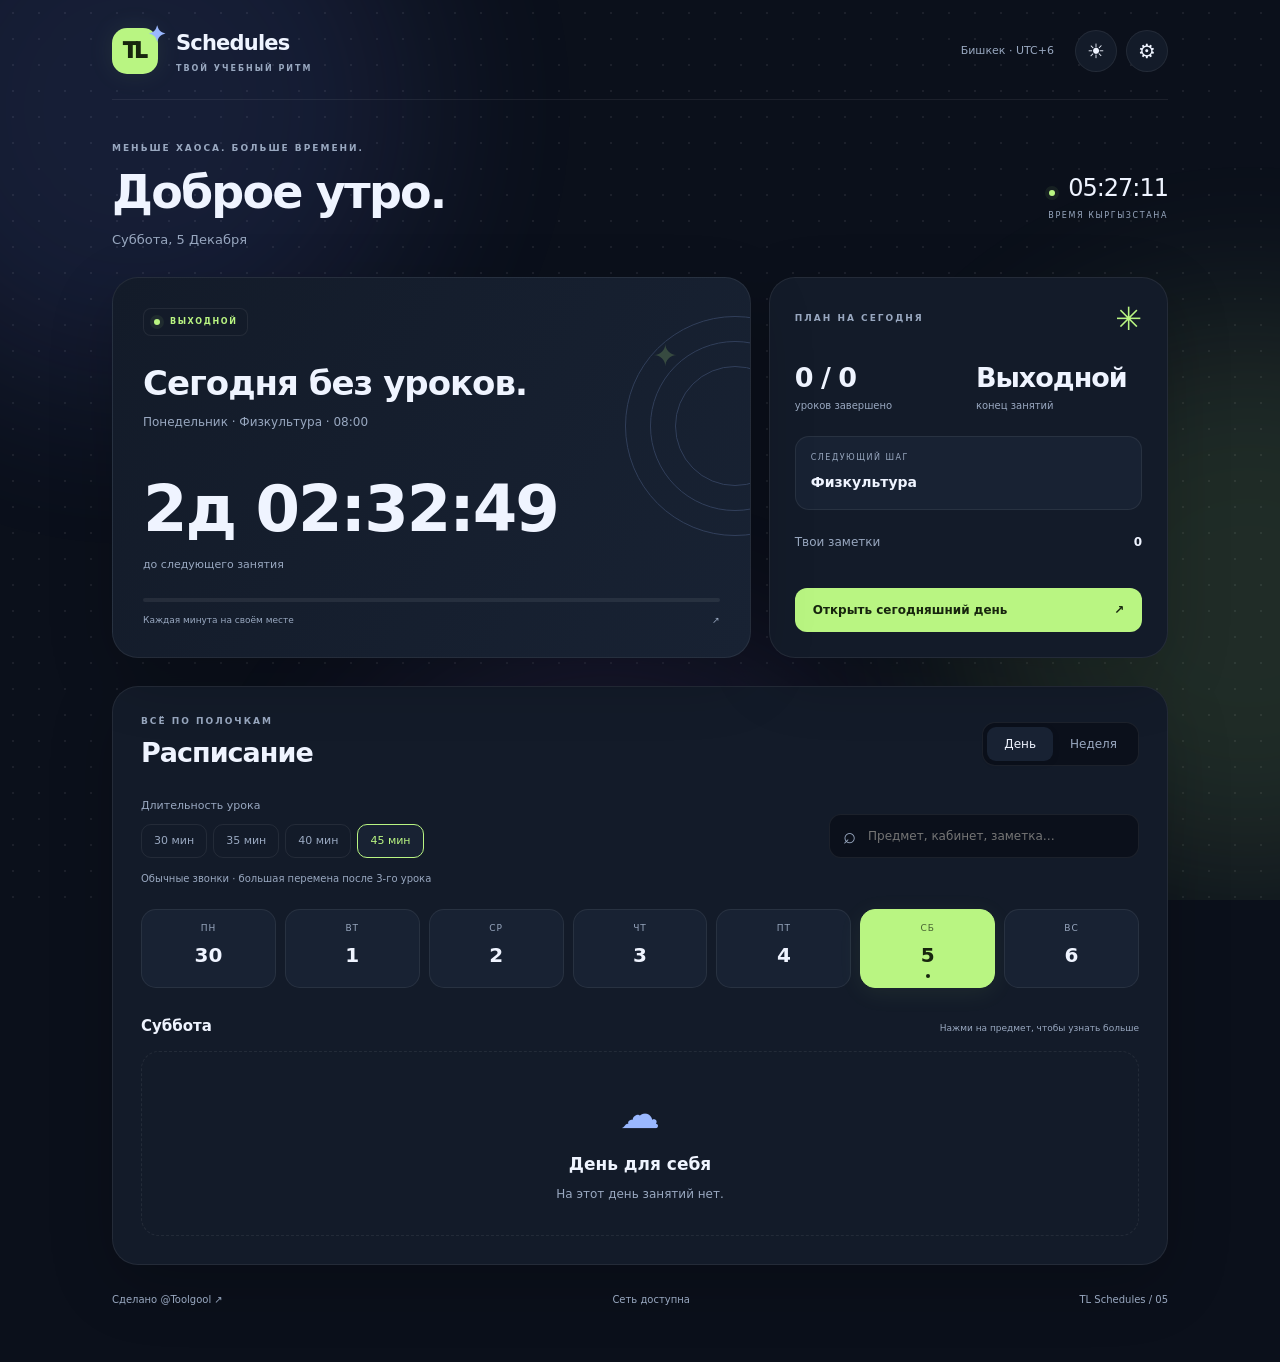
<file: index.html>
<!doctype html>
<html lang="ru" data-theme="dark">
<head>
  <meta charset="utf-8">
  <meta name="viewport" content="width=device-width,initial-scale=1,viewport-fit=cover">
  <meta name="theme-color" content="#0b101b">
  <meta name="description" content="TL Schedules: расписание, звонки, преподаватели и личные заметки.">
  <title>TL Schedules · Твой учебный ритм</title>

  <link rel="stylesheet" href="style.css?v=5">
  <script src="data.js?v=5" defer></script>
  <script src="script.js?v=5" defer></script>
</head>
<body>
  <a class="skip" href="#planner">К расписанию</a>

  <div class="ambient" aria-hidden="true">
    <i></i><i></i><i></i>
  </div>

  <div class="shell">
    <header class="topbar">
      <a class="brand" href="#">
        <span class="logo">TL<span>✦</span></span>
        <span>
          Schedules
          <small>ТВОЙ УЧЕБНЫЙ РИТМ</small>
        </span>
      </a>

      <div class="top-actions">
        <span class="timezone">Бишкек · UTC+6</span>
        <button class="icon" id="themeBtn" aria-label="Переключить тему">☀</button>
        <button class="icon" id="settingsBtn" aria-label="Настройки">⚙</button>
      </div>
    </header>

    <main>
      <div class="intro">
        <div>
          <div class="eyebrow">МЕНЬШЕ ХАОСА. БОЛЬШЕ ВРЕМЕНИ.</div>
          <h1 id="greeting">Твой день.</h1>
          <p id="date"></p>
        </div>

        <div class="clock-box">
          <span class="pulse"></span>
          <time id="liveClock">00:00:00</time>
          <small>ВРЕМЯ КЫРГЫЗСТАНА</small>
        </div>
      </div>

      <section class="dashboard" aria-label="Сейчас и далее">
        <article class="hero">
          <div class="hero-art" aria-hidden="true">
            <i></i><i></i><i></i><span>✦</span>
          </div>

          <div class="badge">
            <span class="pulse"></span>
            <span id="status">ТВОЁ РАСПИСАНИЕ</span>
          </div>

          <h2 id="heroTitle">Загружаем день…</h2>
          <p id="heroSub"></p>

          <div class="timer" id="timer">00:00:00</div>
          <div class="timer-label" id="timerLabel">до следующего занятия</div>

          <div class="progress-track">
            <div id="progress"></div>
          </div>

          <div class="hero-bottom">
            <span>Каждая минута на своём месте</span>
            <span>↗</span>
          </div>
        </article>

        <aside class="overview">
          <div class="overview-top">
            <span class="eyebrow">ПЛАН НА СЕГОДНЯ</span>
            <span class="spark">✳</span>
          </div>

          <div class="metrics">
            <div>
              <strong id="completed">0 / 0</strong>
              <span>уроков завершено</span>
            </div>
            <div>
              <strong id="finish">—</strong>
              <span>конец занятий</span>
            </div>
          </div>

          <div class="next">
            <span>СЛЕДУЮЩИЙ ШАГ</span>
            <strong id="nextLesson">—</strong>
          </div>

          <div class="notes-stat">
            <span>Твои заметки</span>
            <b id="noteCount">0</b>
          </div>

          <button class="primary wide" id="todayBtn">
            Открыть сегодняшний день <span>↗</span>
          </button>
        </aside>
      </section>

      <section class="planner" id="planner">
        <div class="section-heading">
          <div>
            <div class="eyebrow">ВСЁ ПО ПОЛОЧКАМ</div>
            <h2>Расписание</h2>
          </div>

          <div class="segmented">
            <button class="active" data-view="day" aria-pressed="true">День</button>
            <button data-view="week" aria-pressed="false">Неделя</button>
          </div>
        </div>

        <div class="toolbar">
          <div>
            <span class="field-label">Длительность урока</span>

            <div class="durations" id="durations">
              <button data-duration="30">30 мин</button>
              <button data-duration="35">35 мин</button>
              <button data-duration="40">40 мин</button>
              <button data-duration="45">45 мин</button>
            </div>
          </div>

          <label class="search">
            <span>⌕</span>
            <input
              id="search"
              type="search"
              placeholder="Предмет, кабинет, заметка…"
              aria-label="Поиск по выбранному дню или неделе"
            >
          </label>
        </div>

        <p class="hint" id="durationHint"></p>
        <div class="days" id="days" aria-label="Выбор дня"></div>

        <div class="schedule-heading">
          <h3 id="scheduleTitle">Сегодня</h3>
          <span>Нажми на предмет, чтобы узнать больше</span>
        </div>

        <div id="schedule"></div>
      </section>
    </main>

    <footer>
      <a href="https://t.me/Toolgool" target="_blank" rel="noopener noreferrer">
        Сделано @Toolgool ↗
      </a>
      <span id="network"></span>
      <span>TL Schedules / 05</span>
    </footer>
  </div>

  <dialog id="noteDialog" aria-labelledby="noteTitle">
    <div class="dialog-head">
      <span class="eyebrow">ЛИЧНЫЕ ЗАПИСИ</span>
      <button class="icon" data-close aria-label="Закрыть">×</button>
    </div>

    <h2 id="noteTitle">Заметка</h2>
    <p id="noteCaption"></p>

    <label for="noteText" class="field-label">
      Домашнее задание или напоминание
    </label>

    <textarea
      id="noteText"
      rows="6"
      maxlength="10000"
      placeholder="Что нужно не забыть…"
    ></textarea>

    <p class="hint">Чтобы удалить заметку, очисти поле и сохрани.</p>

    <div class="dialog-actions">
      <button class="secondary" data-close>Отмена</button>
      <button class="primary" id="saveNote">Сохранить</button>
    </div>
  </dialog>

  <dialog id="teacherDialog" aria-labelledby="teacherTitle">
    <div class="dialog-head">
      <span class="eyebrow">О ПРЕДМЕТЕ</span>
      <button class="icon" data-close aria-label="Закрыть">×</button>
    </div>

    <h2 id="teacherTitle"></h2>
    <p id="teacherName"></p>
    <div class="info-line" id="teacherRoom"></div>
    <div class="info-line" id="teacherPhone"></div>
    <div class="dialog-actions" id="teacherLinks"></div>
  </dialog>

  <dialog id="settingsDialog" aria-label="Настройки">
    <div class="dialog-head">
      <span class="eyebrow">ПОД СЕБЯ</span>
      <button class="icon" data-close aria-label="Закрыть">×</button>
    </div>

    <h2>Маленькие настройки</h2>

    <label class="setting">
      <span>
        <strong>Лёгкий режим</strong>
        <small>Отключает движение и размытие фона</small>
      </span>
      <input id="lowMotion" type="checkbox">
    </label>

    <div class="setting">
      <span>
        <strong>Расписание с заметками</strong>
        <small>Скачать текстовый файл</small>
      </span>
      <button class="secondary" id="exportBtn">Скачать</button>
    </div>

    <div class="setting">
      <span>
        <strong>Вся неделя на бумаге</strong>
        <small>Печать или сохранение в PDF</small>
      </span>
      <button class="secondary" id="printBtn">Печать</button>
    </div>

    <p class="hint">
      Время всегда указано по Кыргызстану.
      Заметки и настройки хранятся только в этом браузере.
      Для повторного открытия сайта требуется интернет.
    </p>
  </dialog>

  <div class="toast" id="toast" role="status"></div>

  <noscript>
    <p class="noscript">Включи JavaScript в браузере, чтобы увидеть расписание.</p>
  </noscript>
</body>
</html>
</file>
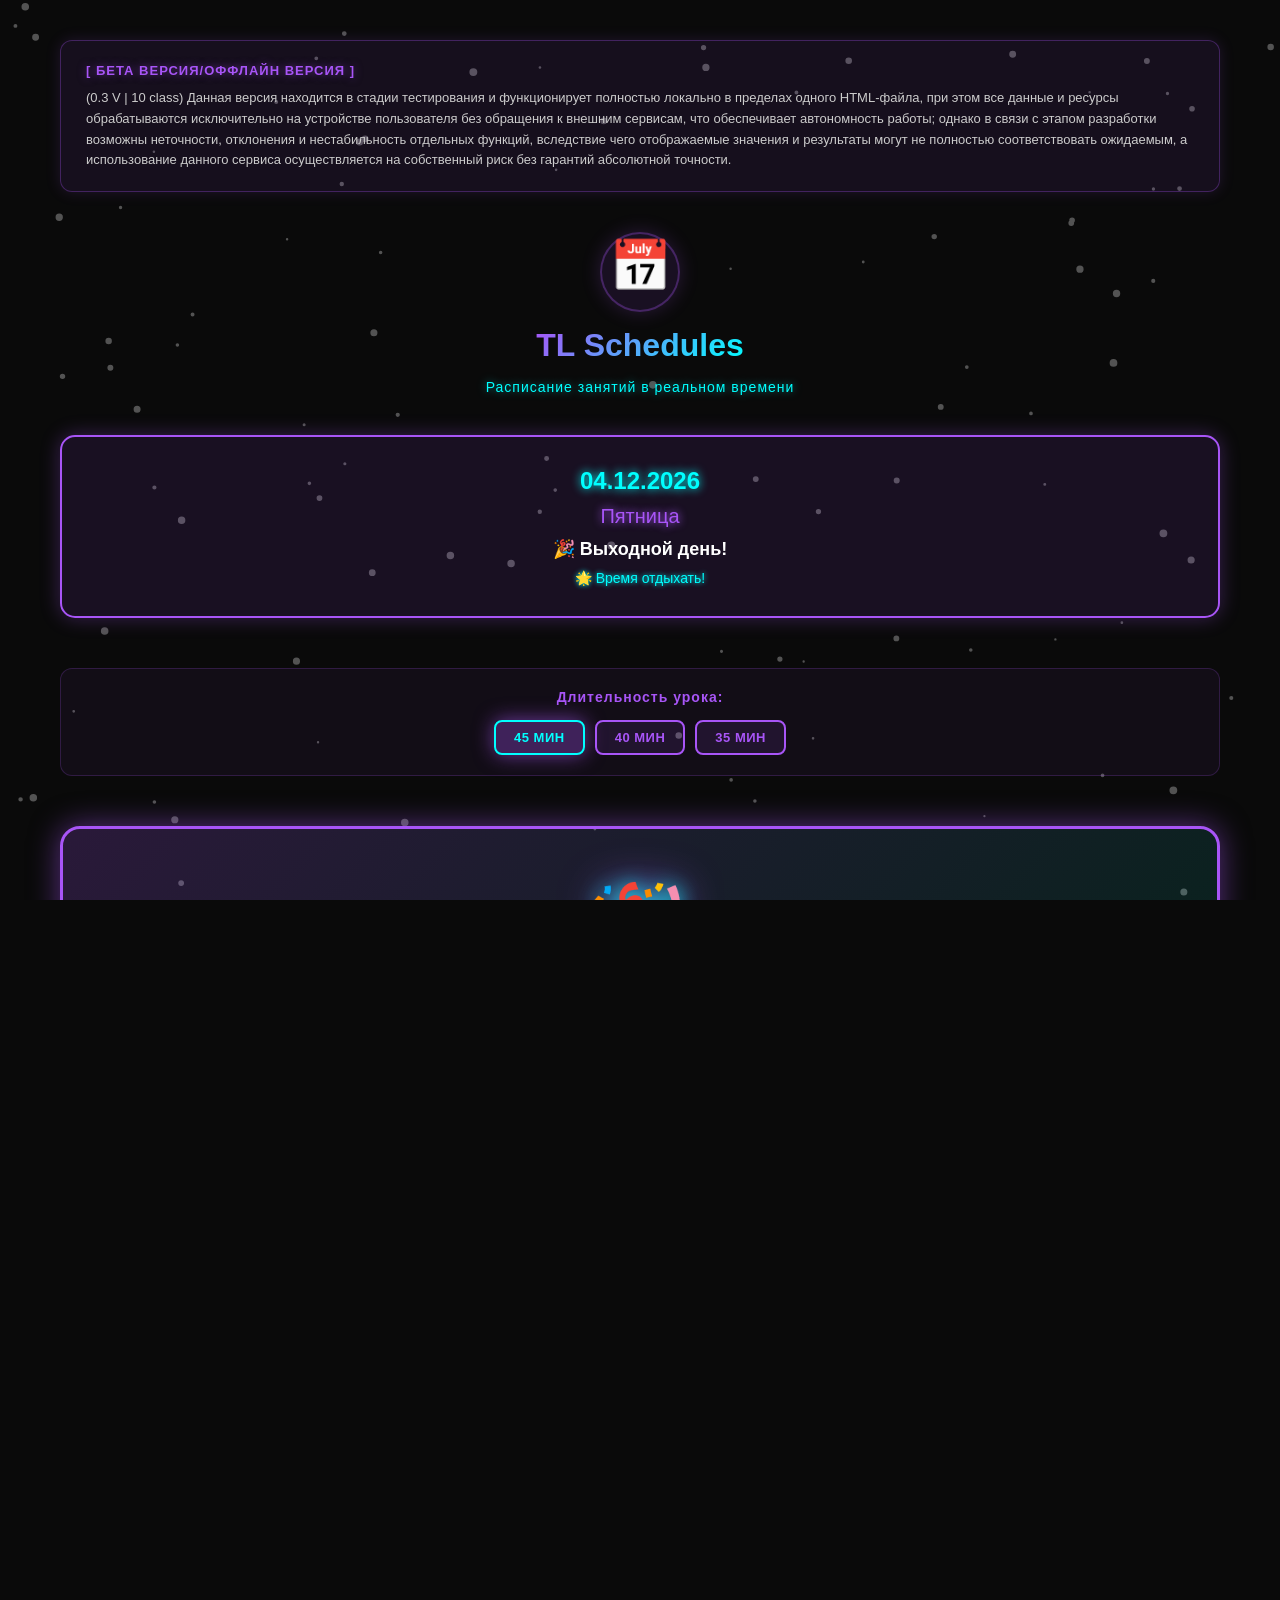
<file: download/offline.html>
<!DOCTYPE html>
<html lang="ru">
<head>
    <meta charset="UTF-8">
    <meta name="viewport" content="width=device-width, initial-scale=1.0">
    <meta name="theme-color" content="#a855f7">
    <meta name="description" content="TL Schedules - Расписание уроков в реальном времени (Оффлайн версия)">
    <title>TL Schedules - Расписание Уроков (Оффлайн)</title>
    
    <style>
* {
    margin: 0;
    padding: 0;
    box-sizing: border-box;
}

html, body {
    width: 100%;
    height: 100%;
    background: #0a0a0a;
    font-family: 'Arial', sans-serif;
    color: white;
    overflow-x: hidden;
}

#snowCanvas {
    position: fixed;
    top: 0;
    left: 0;
    width: 100%;
    height: 100%;
    pointer-events: none;
    z-index: 1;
}

.container {
    position: relative;
    z-index: 2;
    max-width: 1200px;
    margin: 0 auto;
    padding: 40px 20px;
}

.beta-info-block {
    background: rgba(168, 85, 247, 0.08);
    border: 1px solid rgba(168, 85, 247, 0.3);
    border-radius: 12px;
    padding: 20px 25px;
    margin-bottom: 40px;
    box-shadow: 0 0 15px rgba(168, 85, 247, 0.15);
}

.beta-badge {
    display: inline-block;
    font-weight: bold;
    color: #a855f7;
    font-size: 13px;
    letter-spacing: 1px;
    text-shadow: 0 0 8px rgba(168, 85, 247, 0.5);
    margin-bottom: 10px;
}

.beta-description {
    font-size: 13px;
    color: #ccc;
    line-height: 1.6;
    font-weight: 400;
}

.project-header {
    text-align: center;
    margin-bottom: 40px;
    display: flex;
    flex-direction: column;
    align-items: center;
    gap: 15px;
}

.logo-container {
    width: 80px;
    height: 80px;
    display: flex;
    align-items: center;
    justify-content: center;
    border-radius: 50%;
    background: rgba(168, 85, 247, 0.1);
    border: 2px solid rgba(168, 85, 247, 0.3);
    box-shadow: 0 0 20px rgba(168, 85, 247, 0.2);
    animation: logoGlow 3s ease-in-out infinite;
}

.project-logo {
    width: 70px;
    height: 70px;
    font-size: 50px;
}

@keyframes logoGlow {
    0%, 100% {
        box-shadow: 0 0 20px rgba(168, 85, 247, 0.2);
    }
    50% {
        box-shadow: 0 0 40px rgba(168, 85, 247, 0.4);
    }
}

.project-title {
    font-size: 32px;
    font-weight: bold;
    background: linear-gradient(135deg, #a855f7 0%, #00ffff 100%);
    -webkit-background-clip: text;
    -webkit-text-fill-color: transparent;
    background-clip: text;
    margin: 0;
}

.project-subtitle {
    font-size: 14px;
    color: #00ffff;
    text-shadow: 0 0 8px rgba(0, 255, 255, 0.5);
    letter-spacing: 1px;
    margin: 0;
}

.info-section {
    text-align: center;
    margin-bottom: 50px;
    padding: 30px;
    background: rgba(168, 85, 247, 0.1);
    border: 2px solid #a855f7;
    border-radius: 15px;
    box-shadow: 0 0 20px rgba(168, 85, 247, 0.3);
}

.current-date {
    font-size: 24px;
    font-weight: bold;
    color: #00ffff;
    text-shadow: 0 0 10px #00ffff;
}

.current-day {
    font-size: 20px;
    color: #a855f7;
    text-shadow: 0 0 8px #a855f7;
    margin: 10px 0;
}

.current-lesson {
    font-size: 18px;
    color: #fff;
    font-weight: 600;
    margin: 10px 0;
}

.lesson-status {
    font-size: 14px;
    color: #00ffff;
    text-shadow: 0 0 5px #00ffff;
    margin-top: 5px;
}

.duration-control {
    text-align: center;
    margin-bottom: 50px;
    padding: 20px;
    background: rgba(168, 85, 247, 0.05);
    border: 1px solid rgba(168, 85, 247, 0.2);
    border-radius: 12px;
}

.duration-label {
    font-size: 14px;
    color: #a855f7;
    margin-bottom: 15px;
    font-weight: 600;
    letter-spacing: 1px;
}

.duration-buttons {
    display: flex;
    gap: 10px;
    justify-content: center;
    flex-wrap: wrap;
}

.duration-btn {
    padding: 8px 18px;
    border: 2px solid #a855f7;
    border-radius: 8px;
    background: rgba(168, 85, 247, 0.1);
    color: #a855f7;
    font-size: 13px;
    font-weight: 700;
    cursor: pointer;
    transition: all 0.3s ease;
    text-transform: uppercase;
    letter-spacing: 0.5px;
}

.duration-btn:hover {
    transform: translateY(-2px);
    box-shadow: 0 0 15px rgba(168, 85, 247, 0.5);
    border-color: #00ffff;
    color: #00ffff;
}

.duration-btn.active {
    background: rgba(168, 85, 247, 0.3);
    border-color: #00ffff;
    color: #00ffff;
    box-shadow: 0 0 20px rgba(168, 85, 247, 0.6);
}

.timer-section {
    text-align: center;
    margin-bottom: 60px;
}

.timer-display {
    padding: 50px;
    background: linear-gradient(135deg, rgba(168, 85, 247, 0.2), rgba(0, 255, 200, 0.1));
    border: 3px solid #a855f7;
    border-radius: 20px;
    margin-bottom: 15px;
    box-shadow: 0 0 30px rgba(168, 85, 247, 0.5);
}

.timer-value {
    font-size: 80px;
    font-weight: bold;
    color: #00ffff;
    text-shadow: 0 0 20px #00ffff, 0 0 40px #a855f7;
    font-family: 'Courier New', monospace;
    letter-spacing: 5px;
    animation: timerGlow 2s ease-in-out infinite;
}

@keyframes timerGlow {
    0%, 100% {
        text-shadow: 0 0 20px #00ffff, 0 0 40px #a855f7;
    }
    50% {
        text-shadow: 0 0 30px #00ffff, 0 0 60px #a855f7;
    }
}

.timer-label {
    font-size: 18px;
    color: #a855f7;
    text-shadow: 0 0 10px #a855f7;
}

.schedule-section {
    margin-bottom: 60px;
    background: rgba(168, 85, 247, 0.05);
    padding: 30px;
    border-radius: 15px;
    border: 2px solid rgba(168, 85, 247, 0.3);
}

.schedule-section h2 {
    color: #00ffff;
    margin-bottom: 25px;
    font-size: 24px;
    text-shadow: 0 0 10px #00ffff;
}

.schedule-list {
    display: grid;
    grid-template-columns: repeat(auto-fit, minmax(250px, 1fr));
    gap: 15px;
}

.schedule-item {
    background: linear-gradient(135deg, rgba(168, 85, 247, 0.2), rgba(0, 255, 200, 0.05));
    border: 2px solid #a855f7;
    border-radius: 10px;
    padding: 20px;
    transition: all 0.3s ease;
    box-shadow: 0 0 15px rgba(168, 85, 247, 0.2);
}

.schedule-item:hover {
    transform: translateY(-5px);
    box-shadow: 0 0 25px rgba(168, 85, 247, 0.5);
}

.schedule-item.active {
    background: linear-gradient(135deg, rgba(0, 255, 200, 0.3), rgba(168, 85, 247, 0.2));
    border-color: #00ffff;
    box-shadow: 0 0 30px rgba(0, 255, 200, 0.6);
}

.schedule-item.finished {
    opacity: 0.5;
}

.lesson-number {
    font-size: 14px;
    color: #a855f7;
    margin-bottom: 5px;
    font-weight: bold;
}

.lesson-name {
    font-size: 18px;
    color: #fff;
    margin-bottom: 10px;
    font-weight: 600;
}

.lesson-time {
    font-size: 14px;
    color: #00ffff;
    text-shadow: 0 0 5px #00ffff;
    margin-bottom: 15px;
}

.note-controls {
    display: flex;
    gap: 8px;
    justify-content: flex-end;
}

.note-view-btn, .note-edit-btn, .note-delete-btn {
    background: none;
    border: none;
    font-size: 18px;
    cursor: pointer;
    transition: all 0.3s ease;
    padding: 5px 10px;
    border-radius: 5px;
}

.note-view-btn:hover {
    background: rgba(0, 255, 255, 0.2);
    transform: scale(1.1);
}

.note-edit-btn:hover {
    background: rgba(255, 170, 0, 0.2);
    transform: scale(1.1);
}

.note-delete-btn:hover {
    background: rgba(255, 107, 107, 0.2);
    transform: scale(1.1);
}

.full-schedule-section {
    background: rgba(168, 85, 247, 0.05);
    padding: 30px;
    border-radius: 15px;
    border: 2px solid rgba(168, 85, 247, 0.3);
    margin-bottom: 60px;
}

.full-schedule-section h2 {
    color: #00ffff;
    margin-bottom: 25px;
    font-size: 24px;
    text-shadow: 0 0 10px #00ffff;
}

.week-schedule {
    display: grid;
    grid-template-columns: repeat(auto-fit, minmax(280px, 1fr));
    gap: 20px;
}

.day-schedule {
    background: linear-gradient(135deg, rgba(168, 85, 247, 0.15), rgba(0, 255, 200, 0.05));
    border: 2px solid #a855f7;
    border-radius: 12px;
    padding: 20px;
    box-shadow: 0 0 15px rgba(168, 85, 247, 0.2);
}

.day-schedule.weekend {
    background: linear-gradient(135deg, rgba(255, 170, 0, 0.15), rgba(255, 200, 0, 0.05));
    border-color: #ffaa00;
}

.day-name {
    font-size: 18px;
    font-weight: bold;
    color: #00ffff;
    margin-bottom: 15px;
    padding-bottom: 10px;
    border-bottom: 2px solid #a855f7;
    text-shadow: 0 0 10px #00ffff;
}

.day-schedule.weekend .day-name {
    color: #ffaa00;
    border-bottom-color: #ffaa00;
}

.day-lessons {
    display: flex;
    flex-direction: column;
    gap: 10px;
}

.day-lesson {
    display: flex;
    align-items: center;
    gap: 10px;
    padding: 10px;
    background: rgba(168, 85, 247, 0.1);
    border-radius: 8px;
    transition: all 0.2s ease;
    justify-content: space-between;
}

.day-lesson:hover {
    background: rgba(168, 85, 247, 0.2);
}

.day-lesson-number {
    min-width: 30px;
    color: #a855f7;
    font-weight: bold;
    font-size: 12px;
}

.day-lesson-info {
    flex: 1;
}

.day-lesson-name {
    font-size: 14px;
    color: #fff;
    font-weight: 600;
}

.day-lesson-time {
    font-size: 12px;
    color: #00ffff;
}

.day-note-controls {
    display: flex;
    gap: 6px;
}

.day-note-view, .day-note-edit, .day-note-delete {
    background: none;
    border: none;
    font-size: 14px;
    cursor: pointer;
    transition: all 0.2s ease;
    padding: 3px 6px;
    border-radius: 3px;
}

.day-note-view:hover {
    background: rgba(0, 255, 255, 0.2);
}

.day-note-edit:hover {
    background: rgba(255, 170, 0, 0.2);
}

.day-note-delete:hover {
    background: rgba(255, 107, 107, 0.2);
}

.no-lessons {
    text-align: center;
    padding: 40px;
    color: #a855f7;
    font-size: 18px;
}

.contact-section {
    display: flex;
    gap: 15px;
    justify-content: center;
    flex-wrap: wrap;
    margin-top: 60px;
}

.contact-link {
    display: inline-flex;
    align-items: center;
    justify-content: center;
    gap: 10px;
    padding: 12px 30px;
    border: 2px solid;
    border-radius: 10px;
    color: white;
    text-decoration: none;
    font-size: 0.95rem;
    font-weight: 700;
    text-transform: uppercase;
    letter-spacing: 1px;
    transition: all 0.3s ease;
    cursor: pointer;
}

.contact-link:hover {
    transform: translateY(-3px) scale(1.05);
}

.telegram-link {
    border-color: #0088cc;
    background: rgba(0, 136, 204, 0.1);
    box-shadow: 0 0 20px rgba(0, 136, 204, 0.3);
}

.telegram-link:hover {
    border-color: #00c8ff;
    background: rgba(0, 136, 204, 0.3);
    box-shadow: 0 0 40px rgba(0, 136, 204, 0.8);
    color: #00c8ff;
}

.mail-link {
    border-color: #ff6b6b;
    background: rgba(255, 107, 107, 0.1);
    box-shadow: 0 0 20px rgba(255, 107, 107, 0.3);
}

.mail-link:hover {
    border-color: #ff5252;
    background: rgba(255, 107, 107, 0.3);
    box-shadow: 0 0 40px rgba(255, 107, 107, 0.8);
    color: #ff5252;
}

.modal {
    display: none;
    position: fixed;
    z-index: 1000;
    left: 0;
    top: 0;
    width: 100%;
    height: 100%;
    background-color: rgba(0, 0, 0, 0.8);
}

.modal-content {
    background: linear-gradient(135deg, rgba(168, 85, 247, 0.2), rgba(0, 255, 200, 0.1));
    border: 2px solid #a855f7;
    border-radius: 15px;
    margin: 5% auto;
    padding: 30px;
    width: 90%;
    max-width: 600px;
    box-shadow: 0 0 40px rgba(168, 85, 247, 0.5);
}

.modal-header {
    display: flex;
    justify-content: space-between;
    align-items: center;
    margin-bottom: 20px;
    border-bottom: 2px solid #a855f7;
    padding-bottom: 15px;
}

.modal-header h2 {
    color: #00ffff;
    margin: 0;
}

.close {
    color: #a855f7;
    font-size: 28px;
    cursor: pointer;
}

.close:hover {
    color: #00ffff;
}

.note-textarea {
    width: 100%;
    height: 200px;
    padding: 15px;
    background: rgba(10, 10, 10, 0.8);
    border: 2px solid #a855f7;
    border-radius: 10px;
    color: #fff;
    font-family: Arial;
    font-size: 14px;
    resize: vertical;
    margin-bottom: 20px;
}

.note-textarea:focus {
    outline: none;
    border-color: #00ffff;
    box-shadow: 0 0 15px rgba(0, 255, 255, 0.5);
}

.modal-buttons {
    display: flex;
    gap: 10px;
    justify-content: flex-end;
}

.btn-modal {
    padding: 10px 25px;
    border: 2px solid;
    border-radius: 8px;
    font-size: 13px;
    font-weight: 700;
    cursor: pointer;
    text-transform: uppercase;
}

.btn-modal.save {
    border-color: #00ffaa;
    background: rgba(0, 255, 170, 0.1);
    color: #00ffaa;
}

.btn-modal.save:hover {
    box-shadow: 0 0 15px rgba(0, 255, 170, 0.6);
}

.btn-modal.cancel {
    border-color: #a855f7;
    background: rgba(168, 85, 247, 0.1);
    color: #a855f7;
}

.btn-modal.cancel:hover {
    box-shadow: 0 0 15px rgba(168, 85, 247, 0.6);
}

@media (max-width: 768px) {
    .container { padding: 20px 10px; }
    .project-title { font-size: 24px; }
    .timer-value { font-size: 50px; }
    .timer-display { padding: 30px; }
    .schedule-list { grid-template-columns: 1fr; }
    .week-schedule { grid-template-columns: 1fr; }
    .modal-content { width: 95%; }
}

@media (max-width: 480px) {
    .container { padding: 15px 10px; }
    .project-title { font-size: 20px; }
    .timer-value { font-size: 35px; }
    .current-date { font-size: 18px; }
}
    </style>
</head>
<body>

<canvas id="snowCanvas"></canvas>

<div class="container">
    <div class="beta-info-block">
        <span class="beta-badge">[ БЕТА ВЕРСИЯ/ОФФЛАЙН ВЕРСИЯ ]</span>
        <p class="beta-description">
            (0.3 V | 10 class) Данная версия находится в стадии тестирования и функционирует полностью локально в пределах одного HTML-файла, при этом все данные и ресурсы обрабатываются исключительно на устройстве пользователя без обращения к внешним сервисам, что обеспечивает автономность работы; однако в связи с этапом разработки возможны неточности, отклонения и нестабильность отдельных функций, вследствие чего отображаемые значения и результаты могут не полностью соответствовать ожидаемым, а использование данного сервиса осуществляется на собственный риск без гарантий абсолютной точности.
        </p>
    </div>

    <div class="project-header">
        <div class="logo-container">
            <div class="project-logo">📅</div>
        </div>
        <h1 class="project-title">TL Schedules</h1>
        <p class="project-subtitle">Расписание занятий в реальном времени</p>
    </div>
    
    <div class="info-section">
        <p class="current-date" id="currentDate">00.00.0000</p>
        <p class="current-day" id="currentDay">День</p>
        <p class="current-lesson" id="currentLesson">Урок загружается...</p>
        <p class="lesson-status" id="lessonStatus"></p>
    </div>

    <div class="duration-control">
        <p class="duration-label">Длительность урока:</p>
        <div class="duration-buttons">
            <button class="duration-btn active" data-duration="45">45 мин</button>
            <button class="duration-btn" data-duration="40">40 мин</button>
            <button class="duration-btn" data-duration="35">35 мин</button>
        </div>
    </div>

    <div class="timer-section">
        <div class="timer-display">
            <span class="timer-value" id="timerValue">00:00:00</span>
        </div>
        <p class="timer-label">Осталось до конца урока</p>
    </div>

    <div class="schedule-section">
        <h2 id="scheduleTitle">Расписание на сегодня</h2>
        <div class="schedule-list" id="scheduleList"></div>
    </div>

    <div class="full-schedule-section">
        <h2>Полное расписание</h2>
        <div class="week-schedule" id="weekSchedule"></div>
    </div>

    <div class="contact-section">
        <a href="https://t.me/Toolgool" target="_blank" class="contact-link telegram-link">
            ✈️ Telegram
        </a>
        <a href="mailto:Toolgool2021@gmail.com" class="contact-link mail-link">
            ✉️ Email
        </a>
    </div>
</div>

<div id="noteModal" class="modal">
    <div class="modal-content">
        <div class="modal-header">
            <h2 id="modalTitle">Заметка</h2>
            <span class="close">&times;</span>
        </div>
        <textarea id="noteText" class="note-textarea" placeholder="Введите заметку..."></textarea>
        <div class="modal-buttons">
            <button id="saveNoteBtn" class="btn-modal save">Сохранить</button>
            <button id="closeNoteBtn" class="btn-modal cancel">Закрыть</button>
        </div>
    </div>
</div>

<script>
let lessonDuration = 45;
const baseStartTime = 480;

const lessonTimesFixed = [
    { num: 1, start: "8:00", startMinutes: 480, end: "8:45", endMinutes: 525 },
    { num: 2, start: "8:50", startMinutes: 530, end: "9:35", endMinutes: 575 },
    { num: 3, start: "9:40", startMinutes: 580, end: "10:25", endMinutes: 625 },
    { num: 4, start: "10:40", startMinutes: 640, end: "11:25", endMinutes: 685 },
    { num: 5, start: "11:30", startMinutes: 690, end: "12:15", endMinutes: 735 },
    { num: 6, start: "12:20", startMinutes: 740, end: "13:05", endMinutes: 785 }
];

function generateLessonTimes() {
    if (lessonDuration === 45) return lessonTimesFixed;
    const lessons = [];
    let currentTime = baseStartTime;
    for (let i = 1; i <= 6; i++) {
        lessons.push({
            num: i,
            start: formatTime(currentTime),
            startMinutes: currentTime,
            end: formatTime(currentTime + lessonDuration),
            endMinutes: currentTime + lessonDuration
        });
        currentTime += lessonDuration + 5;
    }
    return lessons;
}

function formatTime(minutes) {
    const hours = Math.floor(minutes / 60);
    const mins = minutes % 60;
    return `${String(hours).padStart(2, '0')}:${String(mins).padStart(2, '0')}`;
}

let lessonTimes = generateLessonTimes();

const weekSchedule = {
    0: { name: "Понедельник", lessons: ["Физкультура", "Математика", "Химия", "Русская литература", "Русский язык", "Физика"] },
    1: { name: "Вторник", lessons: ["Математика", "История", "Химия", "Физика", "Иностранный язык", "Кыргыз"] },
    2: { name: "Среда", lessons: ["Биология", "ДП", "Математика", "Русская литература", "ДП"] },
    3: { name: "Четверг", lessons: ["Математика", "Кыргыз тили", "Русский язык", "История", "Физкультура", "Кыргызска литература"] },
    4: { name: "Пятница", lessons: ["Кыргызский язык", "Физика", "Русская литература", "География", "Кыргызская литература", "ЧИО"] },
    5: { name: "Суббота", lessons: [] },
    6: { name: "Воскресенье", lessons: [] }
};

const dayNames = ["Понедельник", "Вторник", "Среда", "Четверг", "Пятница", "Суббота", "Воскресенье"];

const canvas = document.getElementById('snowCanvas');
const ctx = canvas.getContext('2d');
let width = canvas.width = window.innerWidth;
let height = canvas.height = window.innerHeight;

window.addEventListener('resize', () => {
    width = canvas.width = window.innerWidth;
    height = canvas.height = window.innerHeight;
});

const snowflakes = [];
for (let i = 0; i < 100; i++) {
    snowflakes.push({
        x: Math.random() * width,
        y: Math.random() * height,
        r: Math.random() * 3 + 1,
        speed: Math.random() * 1 + 0.5
    });
}

function drawSnow() {
    ctx.clearRect(0, 0, width, height);
    ctx.fillStyle = "rgba(255,255,255,0.3)";
    ctx.beginPath();
    for (let f of snowflakes) {
        ctx.moveTo(f.x, f.y);
        ctx.arc(f.x, f.y, f.r, 0, Math.PI * 2);
    }
    ctx.fill();
    updateSnow();
}

function updateSnow() {
    for (let f of snowflakes) {
        f.y += f.speed;
        f.x += Math.sin(f.y / height * Math.PI * 2) * 0.5;
        if (f.y > height) f.y = 0;
        if (f.x > width) f.x = 0;
        if (f.x < 0) f.x = width;
    }
    requestAnimationFrame(drawSnow);
}

drawSnow();

const modal = document.getElementById('noteModal');
const noteText = document.getElementById('noteText');
const saveNoteBtn = document.getElementById('saveNoteBtn');
const closeNoteBtn = document.getElementById('closeNoteBtn');
const closeBtn = document.querySelector('.close');

let currentNoteKey = null;
let notes = JSON.parse(localStorage.getItem('tlScheduleNotes')) || {};

function openNoteModal(dayOfWeek, lessonNum, lessonName) {
    currentNoteKey = `note_${dayOfWeek}_${lessonNum}`;
    const savedNote = notes[currentNoteKey] || '';
    document.getElementById('modalTitle').textContent = `Заметка: ${dayNames[dayOfWeek === 0 ? 6 : dayOfWeek - 1]} - Урок ${lessonNum} (${lessonName})`;
    noteText.value = savedNote;
    modal.style.display = 'block';
    noteText.focus();
}

function closeNoteModal() {
    modal.style.display = 'none';
}

function saveNote() {
    if (noteText.value.trim()) {
        notes[currentNoteKey] = noteText.value;
    } else {
        delete notes[currentNoteKey];
    }
    localStorage.setItem('tlScheduleNotes', JSON.stringify(notes));
    closeNoteModal();
    updateTodaySchedule();
    updateFullSchedule();
}

function deleteNote(dayOfWeek, lessonNum) {
    const noteKey = `note_${dayOfWeek}_${lessonNum}`;
    delete notes[noteKey];
    localStorage.setItem('tlScheduleNotes', JSON.stringify(notes));
    updateTodaySchedule();
    updateFullSchedule();
}

function viewNote(dayOfWeek, lessonNum) {
    const noteKey = `note_${dayOfWeek}_${lessonNum}`;
    const note = notes[noteKey];
    if (note) {
        alert(note);
    }
}

if (saveNoteBtn) saveNoteBtn.addEventListener('click', saveNote);
if (closeNoteBtn) closeNoteBtn.addEventListener('click', closeNoteModal);
if (closeBtn) closeBtn.addEventListener('click', closeNoteModal);

window.addEventListener('click', (event) => {
    if (event.target === modal) closeNoteModal();
});

function loadDurationPreference() {
    const saved = localStorage.getItem('lessonDuration');
    if (saved) {
        lessonDuration = parseInt(saved);
        lessonTimes = generateLessonTimes();
        updateDurationButtons();
    }
}

function updateDurationButtons() {
    document.querySelectorAll('.duration-btn').forEach(btn => {
        if (parseInt(btn.dataset.duration) === lessonDuration) {
            btn.classList.add('active');
        } else {
            btn.classList.remove('active');
        }
    });
}

document.querySelectorAll('.duration-btn').forEach(btn => {
    btn.addEventListener('click', function() {
        lessonDuration = parseInt(this.dataset.duration);
        lessonTimes = generateLessonTimes();
        localStorage.setItem('lessonDuration', lessonDuration);
        updateDurationButtons();
        updateDisplay();
    });
});

function isWeekend() {
    const now = new Date();
    return now.getDay() === 5 || now.getDay() === 6;
}

function getCurrentLessonInfo() {
    const now = new Date();
    const currentMinutes = now.getHours() * 60 + now.getMinutes();
    const dayOfWeek = now.getDay();

    if (isWeekend()) {
        return { hasLesson: false, currentLesson: null, nextLesson: null, allLessonsFinished: true };
    }

    let currentLesson = null;
    let nextLesson = null;

    for (let lesson of lessonTimes) {
        if (currentMinutes >= lesson.startMinutes && currentMinutes <= lesson.endMinutes) {
            currentLesson = lesson;
            break;
        }
    }

    if (!currentLesson) {
        for (let lesson of lessonTimes) {
            if (lesson.startMinutes > currentMinutes) {
                nextLesson = lesson;
                break;
            }
        }
    }

    const allLessonsFinished = lessonTimes.every(lesson => lesson.endMinutes <= currentMinutes);

    return { hasLesson: !!currentLesson, currentLesson, nextLesson, allLessonsFinished, currentMinutes };
}

function updateDisplay() {
    const now = new Date();
    const dateStr = now.toLocaleDateString('ru-RU');
    const dayOfWeek = now.getDay();
    const dayName = dayNames[dayOfWeek === 0 ? 6 : dayOfWeek - 1];

    document.getElementById('currentDate').textContent = dateStr;
    document.getElementById('currentDay').textContent = dayName;

    const lessonInfo = getCurrentLessonInfo();
    const statusEl = document.getElementById('lessonStatus');

    if (isWeekend()) {
        document.getElementById('currentLesson').textContent = '🎉 Выходной день!';
        document.getElementById('timerValue').textContent = '🎉';
        statusEl.textContent = '🌟 Время отдыхать!';
    } else if (lessonInfo.hasLesson && lessonInfo.currentLesson) {
        const lessons = weekSchedule[dayOfWeek === 0 ? 6 : dayOfWeek - 1].lessons;
        const lessonName = lessons[lessonInfo.currentLesson.num - 1] || 'Урок';
        document.getElementById('currentLesson').textContent = `Урок ${lessonInfo.currentLesson.num}: ${lessonName}`;
        statusEl.textContent = '🔴 Сейчас идёт урок';
        const timeLeftMinutes = lessonInfo.currentLesson.endMinutes - lessonInfo.currentMinutes;
        updateTimer(timeLeftMinutes);
    } else if (lessonInfo.nextLesson) {
        const lessons = weekSchedule[dayOfWeek === 0 ? 6 : dayOfWeek - 1].lessons;
        const nextLessonName = lessons[lessonInfo.nextLesson.num - 1] || 'Урок';
        document.getElementById('currentLesson').textContent = `Урок ${lessonInfo.nextLesson.num}: ${nextLessonName}`;
        const timeLeftMinutes = lessonInfo.nextLesson.startMinutes - lessonInfo.currentMinutes;
        const hours = Math.floor(timeLeftMinutes / 60);
        const mins = Math.floor(timeLeftMinutes % 60);
        statusEl.textContent = `⏳ До начала ${hours > 0 ? hours + 'ч ' : ''}${mins}м`;
        updateTimer(timeLeftMinutes);
    } else if (lessonInfo.allLessonsFinished) {
        document.getElementById('currentLesson').textContent = 'Все уроки закончились! 🎉';
        document.getElementById('timerValue').textContent = '✨';
        statusEl.textContent = '✅ Занятия закончены';
    }

    updateTodaySchedule();
    updateFullSchedule();
}

function updateTimer(minutes) {
    if (minutes < 0) {
        document.getElementById('timerValue').textContent = '00:00:00';
        return;
    }
    const hours = Math.floor(minutes / 60);
    const mins = Math.floor(minutes % 60);
    const secs = Math.floor((minutes % 1) * 60);
    document.getElementById('timerValue').textContent = 
        `${String(hours).padStart(2, '0')}:${String(mins).padStart(2, '0')}:${String(secs).padStart(2, '0')}`;
}

function updateTodaySchedule() {
    const now = new Date();
    const dayOfWeek = now.getDay();
    const scheduleList = document.getElementById('scheduleList');
    const scheduleTitle = document.getElementById('scheduleTitle');

    scheduleList.innerHTML = '';

    if (isWeekend()) {
        scheduleList.innerHTML = '<div class="no-lessons">🎉 Выходной день! Отдыхай! 🎉</div>';
        scheduleTitle.textContent = 'Выходной';
        return;
    }

    const todayLessons = weekSchedule[dayOfWeek === 0 ? 6 : dayOfWeek - 1].lessons;

    if (todayLessons.length === 0) {
        scheduleList.innerHTML = '<div class="no-lessons">Нет занятий</div>';
        return;
    }

    for (let i = 0; i < todayLessons.length; i++) {
        const lesson = lessonTimes[i];
        const lessonName = todayLessons[i];
        const currentMinutes = now.getHours() * 60 + now.getMinutes();
        const noteKey = `note_${dayOfWeek}_${lesson.num}`;
        const hasNote = notes[noteKey] !== undefined;
        
        const scheduleItem = document.createElement('div');
        scheduleItem.className = 'schedule-item';

        if (currentMinutes >= lesson.startMinutes && currentMinutes <= lesson.endMinutes) {
            scheduleItem.classList.add('active');
        } else if (lesson.endMinutes < currentMinutes) {
            scheduleItem.classList.add('finished');
        }

        scheduleItem.innerHTML = `
            <div class="lesson-number">Урок ${lesson.num}</div>
            <div class="lesson-name">${lessonName}</div>
            <div class="lesson-time">${lesson.start} - ${lesson.end}</div>
            <div class="note-controls">
                ${hasNote ? `<button class="note-view-btn" data-day="${dayOfWeek}" data-lesson="${lesson.num}">👁️</button>` : ''}
                <button class="note-edit-btn" data-day="${dayOfWeek}" data-lesson="${lesson.num}">📝</button>
                ${hasNote ? `<button class="note-delete-btn" data-day="${dayOfWeek}" data-lesson="${lesson.num}">✕</button>` : ''}
            </div>
        `;

        const noteEditBtn = scheduleItem.querySelector('.note-edit-btn');
        noteEditBtn.addEventListener('click', (e) => {
            e.stopPropagation();
            openNoteModal(dayOfWeek, lesson.num, lessonName);
        });

        const noteViewBtn = scheduleItem.querySelector('.note-view-btn');
        if (noteViewBtn) {
            noteViewBtn.addEventListener('click', (e) => {
                e.stopPropagation();
                viewNote(dayOfWeek, lesson.num);
            });
        }

        const noteDeleteBtn = scheduleItem.querySelector('.note-delete-btn');
        if (noteDeleteBtn) {
            noteDeleteBtn.addEventListener('click', (e) => {
                e.stopPropagation();
                if (confirm('Удалить заметку?')) {
                    deleteNote(dayOfWeek, lesson.num);
                }
            });
        }

        scheduleList.appendChild(scheduleItem);
    }

    scheduleTitle.textContent = `Расписание на ${dayNames[dayOfWeek === 0 ? 6 : dayOfWeek - 1]}`;
}

function updateFullSchedule() {
    const weekScheduleDiv = document.getElementById('weekSchedule');
    weekScheduleDiv.innerHTML = '';

    for (let day = 0; day < 7; day++) {
        const dayInfo = weekSchedule[day];
        const dayDiv = document.createElement('div');
        dayDiv.className = 'day-schedule';
        
        if (day === 5 || day === 6) {
            dayDiv.classList.add('weekend');
        }

        let lessonsHtml = '';
        if (dayInfo.lessons.length === 0) {
            lessonsHtml = '<div class="no-lessons">Выходной день</div>';
        } else {
            for (let i = 0; i < dayInfo.lessons.length; i++) {
                const lessonTime = lessonTimes[i];
                const lessonName = dayInfo.lessons[i];
                const noteKey = `note_${day}_${lessonTime.num}`;
                const hasNote = notes[noteKey] !== undefined;

                lessonsHtml += `
                    <div class="day-lesson">
                        <div class="day-lesson-number">${i + 1}</div>
                        <div class="day-lesson-info">
                            <div class="day-lesson-name">${lessonName}</div>
                            <div class="day-lesson-time">${lessonTime.start} - ${lessonTime.end}</div>
                        </div>
                        <div class="day-note-controls">
                            ${hasNote ? `<button class="day-note-view" data-day="${day}" data-lesson="${lessonTime.num}">👁️</button>` : ''}
                            <button class="day-note-edit" data-day="${day}" data-lesson="${lessonTime.num}">📝</button>
                            ${hasNote ? `<button class="day-note-delete" data-day="${day}" data-lesson="${lessonTime.num}">✕</button>` : ''}
                        </div>
                    </div>
                `;
            }
        }

        dayDiv.innerHTML = `
            <div class="day-name">${dayInfo.name}</div>
            <div class="day-lessons">${lessonsHtml}</div>
        `;

        const editBtns = dayDiv.querySelectorAll('.day-note-edit');
        editBtns.forEach(btn => {
            btn.addEventListener('click', (e) => {
                const dayIdx = parseInt(btn.getAttribute('data-day'));
                const lessonNum = parseInt(btn.getAttribute('data-lesson'));
                const lessonName = weekSchedule[dayIdx].lessons[lessonNum - 1];
                openNoteModal(dayIdx, lessonNum, lessonName);
            });
        });

        const viewBtns = dayDiv.querySelectorAll('.day-note-view');
        viewBtns.forEach(btn => {
            btn.addEventListener('click', (e) => {
                const dayIdx = parseInt(btn.getAttribute('data-day'));
                const lessonNum = parseInt(btn.getAttribute('data-lesson'));
                viewNote(dayIdx, lessonNum);
            });
        });

        const deleteBtns = dayDiv.querySelectorAll('.day-note-delete');
        deleteBtns.forEach(btn => {
            btn.addEventListener('click', (e) => {
                const dayIdx = parseInt(btn.getAttribute('data-day'));
                const lessonNum = parseInt(btn.getAttribute('data-lesson'));
                if (confirm('Удалить заметку?')) {
                    deleteNote(dayIdx, lessonNum);
                }
            });
        });

        weekScheduleDiv.appendChild(dayDiv);
    }
}

loadDurationPreference();
updateDisplay();
setInterval(updateDisplay, 1000);
</script>

</body>
</html>
</file>
<file: style.css>
:root {
  color-scheme: dark;
  --bg: #0b101b;
  --panel: #131b29;
  --card: #182233;
  --text: #eff4ff;
  --muted: #99a8c0;
  --line: #ffffff12;
  --accent: #b9f582;
  --accent-ink: #17250e;
  --blue: #9ab8ff;
  --shadow: 0 20px 65px #0003;
}

:root[data-theme="light"] {
  color-scheme: light;
  --bg: #f1f4fa;
  --panel: #fff;
  --card: #f3f6fb;
  --text: #182437;
  --muted: #5b6b81;
  --line: #16263c19;
  --accent: #527b22;
  --accent-ink: #fff;
  --blue: #365cbd;
  --shadow: 0 20px 65px #2437590a;
}

* { box-sizing: border-box; }

html {
  scroll-behavior: smooth;
  scroll-padding-top: 25px;
}

body {
  margin: 0;
  font-family: Inter, ui-sans-serif, system-ui, -apple-system, "Segoe UI", sans-serif;
  background: var(--bg);
  color: var(--text);
  line-height: 1.5;
}

button, input, textarea { font: inherit; }

button, a, input, textarea {
  -webkit-tap-highlight-color: transparent;
}

button {
  cursor: pointer;
  color: inherit;
  border: 1px solid var(--line);
  transition: background .2s, transform .2s, border-color .2s;
}

a { color: inherit; text-decoration: none; }
button, a { touch-action: manipulation; }
button:hover { transform: translateY(-2px); }
button:active { transform: scale(.96); }

button:focus-visible,
a:focus-visible,
input:focus-visible,
textarea:focus-visible {
  outline: 3px solid var(--blue);
  outline-offset: 4px;
}

[hidden] { display: none !important; }
h1, h2, h3, p { margin: 0; }

/* Живой фон */

.ambient {
  position: fixed;
  inset: 0;
  overflow: hidden;
  pointer-events: none;
  z-index: -1;
  background-image: radial-gradient(var(--line) 1px, transparent 1px);
  background-size: 26px 26px;
}

.ambient i {
  position: absolute;
  width: 45vw;
  height: 45vw;
  border-radius: 50%;
  filter: blur(90px);
  opacity: .12;
  animation: drift 22s ease-in-out infinite alternate;
  background: #6c83fb;
  top: -20%;
  left: -12%;
}

.ambient i:nth-child(2) {
  left: auto;
  right: -20%;
  top: 35%;
  background: #b9f582;
  animation-delay: -9s;
}

.ambient i:nth-child(3) {
  top: auto;
  bottom: -35%;
  left: 25%;
  background: #9669ec;
  animation-delay: -15s;
}

/* Шапка */

.shell {
  max-width: 1120px;
  margin: auto;
  padding: 28px 32px;
}

.topbar,
.brand,
.top-actions,
.intro,
.section-heading,
.toolbar,
.schedule-heading,
footer,
.dialog-head,
.setting {
  display: flex;
  align-items: center;
  justify-content: space-between;
  gap: 18px;
}

.topbar {
  padding-bottom: 24px;
  border-bottom: 1px solid var(--line);
}

.brand {
  justify-content: flex-start;
  font-size: 21px;
  font-weight: 800;
  letter-spacing: -.8px;
}

.brand small {
  display: block;
  font-size: 8px;
  letter-spacing: 2px;
  color: var(--muted);
  margin-top: 3px;
}

.logo {
  position: relative;
  display: grid;
  place-items: center;
  width: 46px;
  height: 46px;
  background: var(--accent);
  color: var(--accent-ink);
  border-radius: 15px;
  font-weight: 950;
  letter-spacing: -3px;
  padding-right: 3px;
  box-shadow: 0 0 28px #b9f58215;
}

.logo span {
  position: absolute;
  right: -5px;
  top: -10px;
  color: var(--blue);
  font-size: 22px;
  animation: rotate 25s linear infinite;
}

.top-actions { gap: 9px; }

.timezone {
  font-size: 11px;
  color: var(--muted);
  margin-right: 12px;
}

.icon {
  width: 42px;
  height: 42px;
  border-radius: 50%;
  background: var(--panel);
  display: grid;
  place-items: center;
  font-size: 20px;
  flex-shrink: 0;
}

.intro { padding: 42px 0 27px; }

.eyebrow {
  font-size: 9px;
  font-weight: 800;
  letter-spacing: 2px;
  color: var(--muted);
}

h1 {
  font-size: clamp(28px, 4.7vw, 46px);
  letter-spacing: -1.8px;
  font-weight: 750;
  line-height: 1.2;
  margin: 10px 0;
}

#date {
  color: var(--muted);
  font-size: 13px;
  text-transform: capitalize;
}

.clock-box {
  text-align: right;
  font-variant-numeric: tabular-nums;
}

.clock-box time {
  font-size: 24px;
  letter-spacing: -1px;
  margin-left: 8px;
}

.clock-box small {
  display: block;
  font-size: 8px;
  letter-spacing: 1.6px;
  color: var(--muted);
  margin-top: 4px;
}

.pulse {
  display: inline-block;
  width: 6px;
  height: 6px;
  border-radius: 50%;
  background: var(--accent);
  box-shadow: 0 0 0 4px #b9f58212;
  animation: pulse 2.5s infinite;
}

/* Главный экран */

.dashboard {
  display: grid;
  grid-template-columns: 1.6fr 1fr;
  gap: 18px;
}

.hero, .overview, .planner {
  border: 1px solid var(--line);
  border-radius: 26px;
  background: var(--panel);
  box-shadow: var(--shadow);
}

.hero {
  position: relative;
  padding: 30px;
  overflow: hidden;
  background: linear-gradient(120deg, var(--panel), var(--card));
  isolation: isolate;
}

.hero::after {
  content: "";
  position: absolute;
  inset: 0;
  background: linear-gradient(
    105deg,
    transparent 30%,
    #ffffff03 48%,
    transparent 65%
  );
  transform: translateX(-100%);
  animation: shine 10s ease-in-out infinite;
  z-index: -1;
}

.badge {
  display: inline-flex;
  gap: 10px;
  align-items: center;
  font-size: 8px;
  font-weight: 800;
  letter-spacing: 1.6px;
  color: var(--accent);
  padding: 7px 10px;
  border: 1px solid var(--line);
  border-radius: 8px;
  background: var(--panel);
}

.hero h2 {
  font-size: clamp(24px, 3vw, 34px);
  line-height: 1.2;
  letter-spacing: -1px;
  margin-top: 27px;
  max-width: 90%;
}

.hero p {
  font-size: 12px;
  color: var(--muted);
  margin-top: 10px;
  min-height: 36px;
  max-width: 90%;
}

.timer {
  font-size: clamp(34px, 5.2vw, 64px);
  font-weight: 700;
  letter-spacing: -2px;
  font-variant-numeric: tabular-nums;
  margin-top: 12px;
  white-space: nowrap;
}

.timer-label {
  font-size: 11px;
  color: var(--muted);
}

.progress-track {
  height: 4px;
  background: var(--line);
  border-radius: 8px;
  overflow: hidden;
  margin-top: 24px;
}

.progress-track div {
  height: 100%;
  width: 0;
  background: linear-gradient(90deg, var(--blue), var(--accent));
  transition: width .6s linear;
  box-shadow: 0 0 12px var(--accent);
}

.hero-bottom {
  display: flex;
  justify-content: space-between;
  font-size: 9px;
  color: var(--muted);
  margin-top: 12px;
}

.hero-art {
  position: absolute;
  width: 220px;
  height: 220px;
  right: -95px;
  top: 38px;
  z-index: -1;
  opacity: .2;
  animation: rotate 60s linear infinite;
}

.hero-art i {
  position: absolute;
  inset: 0;
  border: 1px solid var(--blue);
  border-radius: 50%;
}

.hero-art i:nth-child(2) { inset: 25px; }
.hero-art i:nth-child(3) { inset: 50px; }

.hero-art span {
  position: absolute;
  top: 17px;
  left: 28px;
  color: var(--accent);
  font-size: 30px;
}

.overview {
  padding: 25px;
  display: flex;
  flex-direction: column;
  gap: 23px;
}

.overview-top {
  display: flex;
  align-items: center;
  justify-content: space-between;
}

.spark {
  font-size: 32px;
  color: var(--accent);
  line-height: 1;
  animation: rotate 40s linear infinite;
}

.metrics {
  display: grid;
  grid-template-columns: 1fr 1fr;
  gap: 15px;
}

.metrics strong {
  display: block;
  font-size: 27px;
  letter-spacing: -1px;
  font-weight: 650;
}

.metrics span {
  display: block;
  font-size: 10px;
  color: var(--muted);
}

.next {
  padding: 15px;
  border: 1px solid var(--line);
  border-radius: 14px;
  background: var(--card);
}

.next span {
  display: block;
  color: var(--muted);
  font-size: 8px;
  letter-spacing: 1.5px;
  margin-bottom: 6px;
}

.next strong {
  font-size: 14px;
  font-weight: 600;
}

.notes-stat {
  display: flex;
  justify-content: space-between;
  align-items: center;
  font-size: 12px;
  color: var(--muted);
}

.notes-stat b { color: var(--text); }

.primary, .secondary {
  padding: 12px 17px;
  border-radius: 12px;
  font-size: 12px;
  font-weight: 650;
  display: inline-flex;
  align-items: center;
  justify-content: center;
  gap: 12px;
}

.primary {
  background: var(--accent);
  color: var(--accent-ink);
  border: 1px solid transparent;
}

.secondary {
  background: var(--card);
  border: 1px solid var(--line);
  color: var(--text);
}

.wide {
  width: 100%;
  justify-content: space-between;
  margin-top: auto;
}

/* Расписание */

.planner {
  margin-top: 28px;
  padding: 28px;
}

.section-heading h2 {
  font-size: 27px;
  letter-spacing: -1px;
  margin-top: 4px;
}

.segmented {
  display: flex;
  background: var(--bg);
  padding: 4px;
  border-radius: 13px;
  border: 1px solid var(--line);
}

.segmented button {
  border: 0;
  background: none;
  color: var(--muted);
  border-radius: 9px;
  padding: 8px 17px;
  font-size: 12px;
}

.segmented button.active {
  background: var(--card);
  color: var(--text);
  box-shadow: 0 2px 8px #0001;
}

.toolbar {
  margin-top: 25px;
  align-items: flex-end;
}

.field-label {
  display: block;
  font-size: 11px;
  color: var(--muted);
  margin-bottom: 9px;
}

.durations {
  display: flex;
  gap: 6px;
}

.durations button {
  padding: 8px 12px;
  border-radius: 10px;
  background: transparent;
  font-size: 11px;
  color: var(--muted);
}

.durations button.active {
  border-color: var(--accent);
  color: var(--accent);
  background: var(--card);
}

.search {
  display: flex;
  align-items: center;
  gap: 10px;
  padding: 10px 13px;
  border: 1px solid var(--line);
  border-radius: 12px;
  background: var(--bg);
  width: 310px;
  max-width: 100%;
}

.search span {
  font-size: 22px;
  line-height: 1;
  color: var(--muted);
}

.search input {
  background: none;
  border: 0;
  outline: none;
  color: var(--text);
  width: 100%;
  min-width: 0;
  font-size: 12px;
}

.hint {
  font-size: 10px;
  color: var(--muted);
  line-height: 1.7;
  margin: 12px 0 18px;
}

.days {
  display: grid;
  grid-template-columns: repeat(7, minmax(0, 1fr));
  gap: 9px;
  margin-top: 22px;
}

.day {
  position: relative;
  background: var(--card);
  border-radius: 15px;
  padding: 12px 5px 9px;
  display: flex;
  flex-direction: column;
  align-items: center;
  gap: 4px;
}

.day span {
  font-size: 9px;
  color: var(--muted);
  letter-spacing: 1px;
}

.day b {
  font-size: 20px;
  font-weight: 600;
}

.day i {
  width: 4px;
  height: 4px;
  border-radius: 50%;
  background: transparent;
}

.day.is-today i { background: var(--accent); }

.day.active {
  background: var(--accent);
  color: var(--accent-ink);
  border-color: var(--accent);
  box-shadow: 0 5px 25px #b9f58212;
}

.day.active span { color: inherit; opacity: .7; }
.day.active i { background: var(--accent-ink); }

.schedule-heading {
  margin: 27px 0 14px;
  align-items: baseline;
}

.schedule-heading h3 { font-size: 15px; }

.schedule-heading > span {
  font-size: 9px;
  color: var(--muted);
}

.day-group { min-width: 0; }

.lesson {
  display: grid;
  grid-template-columns: 36px minmax(0, 1fr) 36px;
  align-items: center;
  gap: 13px;
  background: var(--card);
  border: 1px solid var(--line);
  border-radius: 16px;
  padding: 14px;
  margin-bottom: 9px;
  position: relative;
  transition: border-color .2s, box-shadow .2s;
  animation: rise .4s both;
  animation-delay: calc(var(--i) * 40ms);
}

.lesson:hover {
  border-color: var(--blue);
  box-shadow: 0 5px 20px #0001;
}

.lesson-number {
  color: var(--muted);
  font-size: 13px;
  font-variant-numeric: tabular-nums;
  text-align: center;
}

.subject {
  padding: 0;
  border: 0;
  background: none;
  text-align: left;
  min-width: 0;
}

.subject:hover { transform: none; }

.subject strong {
  display: block;
  font-size: 14px;
  font-weight: 600;
  overflow-wrap: anywhere;
}

.subject span {
  display: block;
  font-size: 10px;
  color: var(--muted);
  margin-top: 5px;
}

.subject em {
  font-style: normal;
  color: var(--accent);
  font-size: 9px;
  display: block;
  margin-top: 5px;
}

.lesson.live {
  border-color: var(--accent);
  box-shadow: inset 3px 0 var(--accent);
}

.lesson.live .lesson-number { color: var(--accent); }

.lesson.past .subject,
.lesson.past .lesson-number { opacity: .55; }

.note-button {
  height: 36px;
  width: 36px;
  border-radius: 11px;
  background: var(--panel);
  font-size: 20px;
  color: var(--muted);
}

.note-button.filled {
  color: var(--accent);
  border-color: var(--accent);
}

.note-preview {
  grid-column: 2 / -1;
  white-space: pre-wrap;
  font-size: 11px;
  color: var(--muted);
  border-top: 1px dashed var(--line);
  padding-top: 10px;
  overflow-wrap: anywhere;
  max-height: 90px;
  overflow: auto;
}

.week-grid {
  display: grid;
  grid-template-columns: 1fr 1fr;
  gap: 18px;
}

.week-grid .day-group > h3 {
  display: flex;
  justify-content: space-between;
  margin: 8px 0 12px;
  font-size: 14px;
}

.day-group h3 small {
  color: var(--muted);
  font-size: 10px;
  font-weight: 400;
}

.week-grid .lesson { padding: 12px; gap: 9px; }
.week-grid .subject strong { font-size: 12px; }

.empty {
  text-align: center;
  padding: 32px 15px;
  border: 1px dashed var(--line);
  border-radius: 18px;
}

.empty > span {
  font-size: 40px;
  color: var(--blue);
}

.empty h3 {
  font-size: 17px;
  margin-top: 8px;
}

.empty p {
  font-size: 12px;
  color: var(--muted);
  margin-top: 7px;
}

footer {
  padding: 27px 0;
  font-size: 10px;
  color: var(--muted);
}

footer a:hover { color: var(--accent); }

/* Диалоги */

dialog {
  color: var(--text);
  background: var(--panel);
  border: 1px solid var(--line);
  border-radius: 23px;
  padding: 25px;
  width: min(480px, calc(100% - 28px));
  max-height: 85dvh;
  box-shadow: 0 30px 100px #0006;
}

dialog[open] { animation: rise .2s ease-out; }

dialog::backdrop {
  background: #050911b8;
  backdrop-filter: blur(6px);
}

.dialog-head { margin-bottom: 14px; }

dialog h2 {
  font-size: 24px;
  line-height: 1.3;
  margin-bottom: 12px;
}

dialog p {
  font-size: 12px;
  color: var(--muted);
  margin-bottom: 18px;
}

textarea {
  background: var(--bg);
  color: var(--text);
  border: 1px solid var(--line);
  padding: 14px;
  border-radius: 13px;
  width: 100%;
  resize: vertical;
  font-size: 16px;
}

.dialog-actions {
  display: flex;
  gap: 9px;
  justify-content: flex-end;
  margin-top: 20px;
  flex-wrap: wrap;
}

.info-line {
  padding: 13px 0;
  border-bottom: 1px solid var(--line);
  font-size: 13px;
}

.setting {
  padding: 18px 0;
  border-bottom: 1px solid var(--line);
}

.setting strong { font-size: 12px; display: block; }

.setting small {
  display: block;
  font-size: 10px;
  color: var(--muted);
  margin-top: 4px;
}

.setting input {
  width: 20px;
  height: 20px;
  accent-color: var(--accent);
}

.toast {
  position: fixed;
  bottom: 25px;
  left: 50%;
  transform: translate(-50%, 20px);
  opacity: 0;
  pointer-events: none;
  background: var(--text);
  color: var(--bg);
  padding: 13px 20px;
  border-radius: 13px;
  z-index: 100;
  max-width: calc(100% - 28px);
  width: max-content;
  font-size: 12px;
  transition: .2s;
  box-shadow: var(--shadow);
}

.toast.show {
  opacity: 1;
  transform: translate(-50%, 0);
}

.skip {
  position: fixed;
  top: -100px;
  left: 15px;
  z-index: 100;
  padding: 10px;
  background: var(--accent);
  color: var(--accent-ink);
  border-radius: 10px;
}

.skip:focus { top: 10px; }
.noscript { padding: 20px; text-align: center; }

/* Движение */

@keyframes drift {
  to { transform: translate(12vw, 10vh) scale(1.15); }
}

@keyframes rotate {
  to { transform: rotate(360deg); }
}

@keyframes pulse {
  50% { box-shadow: 0 0 0 6px #b9f58208; }
}

@keyframes shine {
  0%, 65% { transform: translateX(-100%); }
  100% { transform: translateX(100%); }
}

@keyframes rise {
  from { opacity: 0; transform: translateY(9px); }
  to { opacity: 1; transform: none; }
}

.still *,
.still *::before,
.still *::after {
  animation: none !important;
  transition: none !important;
  scroll-behavior: auto !important;
}

.still .ambient i { display: none; }
.still dialog::backdrop { backdrop-filter: none; }

/* Телефон */

@media (max-width: 760px) {
  .shell { padding: 20px; }
  .dashboard { grid-template-columns: 1fr; }

  .overview {
    display: grid;
    grid-template-columns: 1fr 1fr;
    gap: 18px;
    padding: 20px;
  }

  .overview-top,
  .overview .wide { grid-column: 1 / -1; }

  .overview .next { margin: 0; }
  .overview .notes-stat { grid-column: 1 / -1; }
  .planner { padding: 20px; }
  .hero { padding: 25px; }
  .hero h2 { max-width: 90%; }
  .timer { font-size: clamp(33px, 8vw, 62px); }
  .week-grid { grid-template-columns: 1fr; }

  .toolbar {
    align-items: stretch;
    flex-direction: column;
  }

  .search { width: 100%; }
  .schedule-heading > span { display: none; }
  .timezone { display: none; }
  .clock-box time { font-size: 20px; }
}

@media (max-width: 420px) {
  .shell { padding: 16px 12px; }
  .intro { padding: 29px 0 23px; }
  .intro > .clock-box { display: none; }
  .brand { font-size: 19px; gap: 10px; }
  .planner { padding: 17px 12px; }
  .hero { padding: 23px 18px; }
  .days { gap: 5px; }
  .day { border-radius: 12px; }
  .day b { font-size: 18px; }
  .section-heading { gap: 9px; }
  .segmented button { padding: 8px 11px; }
  .section-heading h2 { font-size: 25px; }
  .metrics strong { font-size: 23px; }
  .overview { padding: 18px; }
  .subject strong { font-size: 12px; }

  .lesson {
    gap: 8px;
    padding: 12px 9px;
    grid-template-columns: 27px minmax(0, 1fr) 34px;
  }

  footer { flex-wrap: wrap; gap: 12px; }
}

@media (prefers-reduced-motion: reduce) {
  *, *::before, *::after {
    animation: none !important;
    transition: none !important;
    scroll-behavior: auto !important;
  }

  .ambient i { display: none; }
}

/* Печать */

@media print {
  body { background: white; color: black; }

  .ambient,
  .top-actions,
  .intro,
  .dashboard,
  .toolbar,
  .durations,
  .segmented,
  .days,
  .hint,
  .schedule-heading,
  .note-button,
  dialog,
  .toast,
  footer,
  .skip {
    display: none !important;
  }

  .shell { padding: 0; max-width: none; }

  .planner {
    border: 0;
    box-shadow: none;
    padding: 0;
  }

  .section-heading { margin-bottom: 18px; }
  .week-grid { display: block; }

  .day-group {
    break-inside: avoid;
    margin-bottom: 20px;
  }

  .lesson {
    animation: none;
    background: white;
    border-color: #ddd;
    box-shadow: none;
    padding: 8px;
    margin-bottom: 4px;
  }

  .subject strong,
  .subject span,
  .lesson-number,
  .note-preview,
  .eyebrow,
  .brand small {
    color: black !important;
    opacity: 1 !important;
  }

  .lesson.past .subject,
  .lesson.past .lesson-number { opacity: 1; }

  .note-preview {
    max-height: none;
    overflow: visible;
  }

  .topbar { margin-bottom: 20px; }
  .day-group > h3 { margin-bottom: 8px; }
  .hero-art { display: none; }
}
</file>
